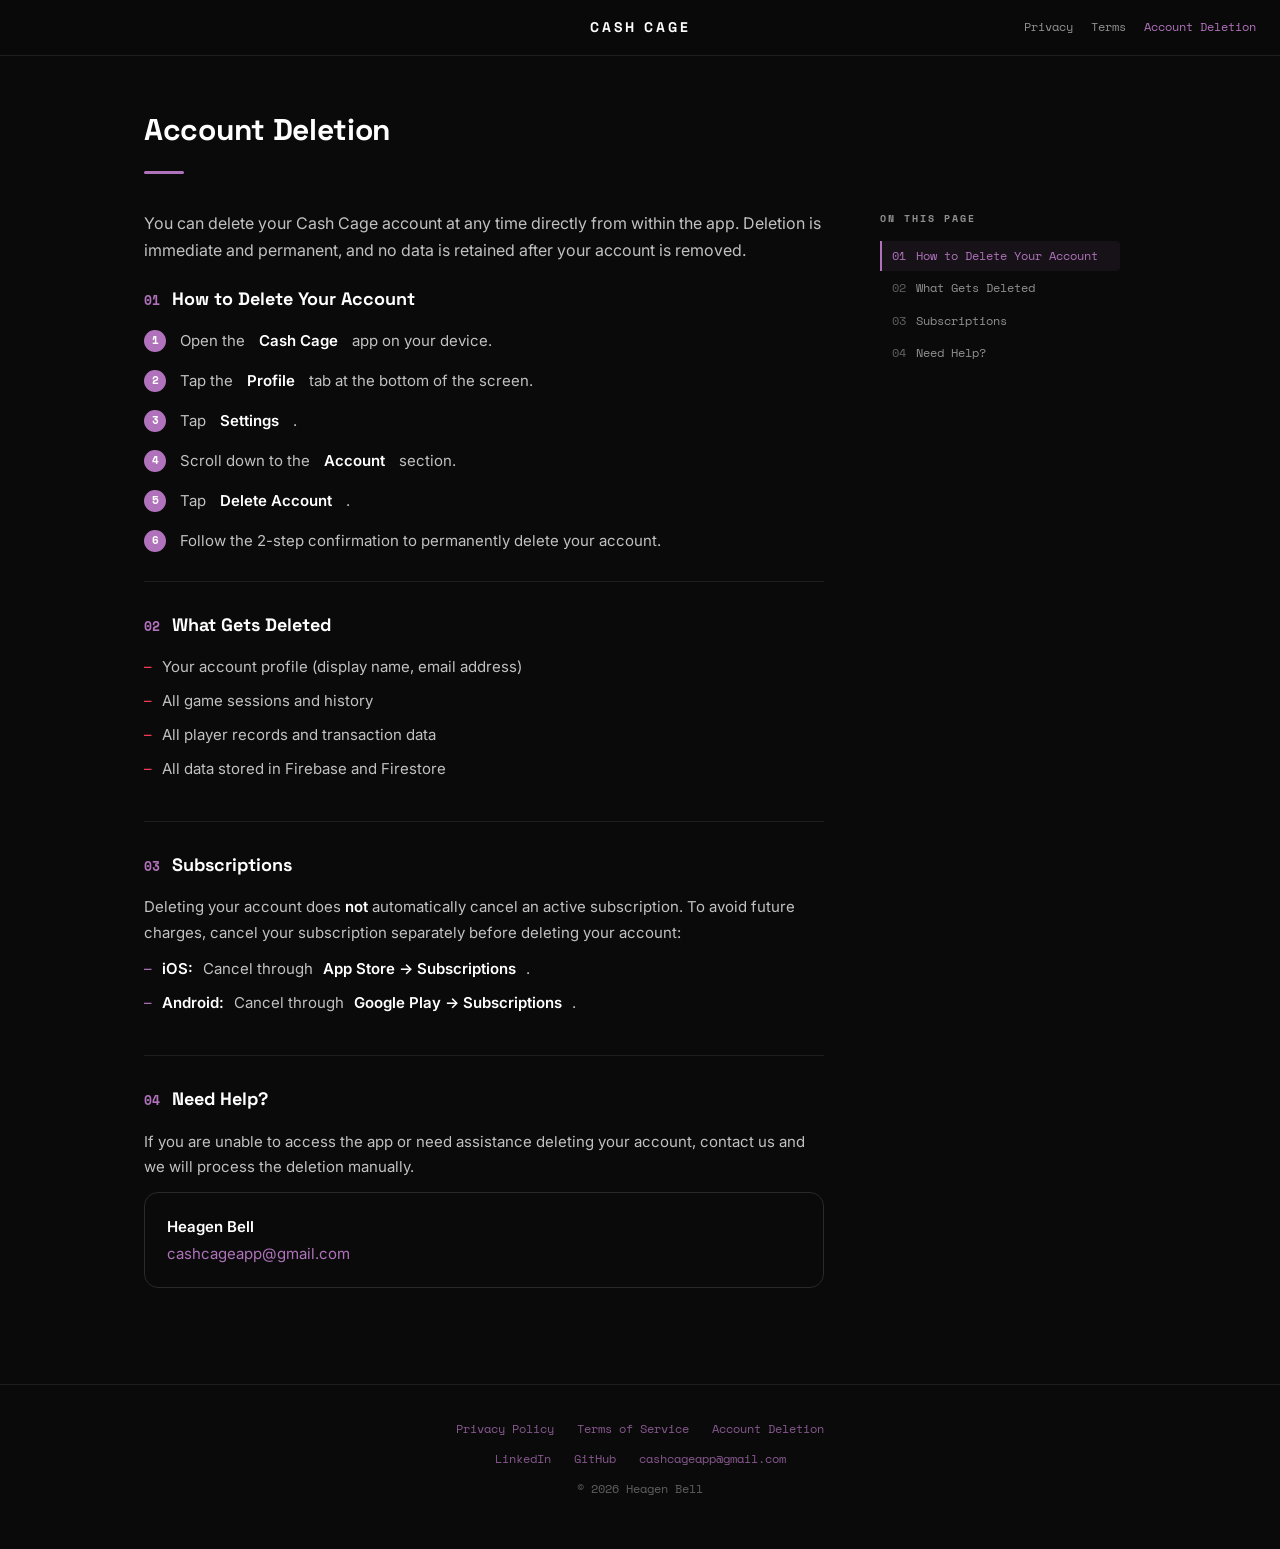
<file: account-deletion.html>
<!DOCTYPE html>
<html lang="en">
<head>
  <meta charset="UTF-8" />
  <meta name="viewport" content="width=device-width, initial-scale=1.0" />
  <title>Account Deletion — Cash Cage</title>
  <link rel="icon" type="image/png" href="assets/icon.png" />
  <link rel="apple-touch-icon" href="assets/icon.png" />
  <link rel="preconnect" href="https://fonts.googleapis.com" />
  <link rel="preconnect" href="https://fonts.gstatic.com" crossorigin />
  <link href="https://fonts.googleapis.com/css2?family=Inter:wght@400;500;600&family=Space+Grotesk:wght@500;600;700&family=Space+Mono:wght@400;700&display=swap" rel="stylesheet" />
  <link rel="stylesheet" href="legal.css" />
  <script src="legal.js" defer></script>
</head>
<body>
  <a class="skip-link" href="#main">Skip to content</a>

  <header class="topbar topbar--legal">
    <a class="wordmark" href="index.html">CASH CAGE</a>
    <nav aria-label="Site">
      <a href="privacy-policy.html">Privacy</a>
      <a href="terms-of-service.html">Terms</a>
      <a href="account-deletion.html" aria-current="page">Account Deletion</a>
    </nav>
  </header>

  <div class="shell">
    <div class="doc-header">
      <h1>Account Deletion</h1>
      <div class="divider"></div>
    </div>

    <div class="layout">
      <main id="main" class="doc">
        <details class="toc-mobile">
          <summary>On this page</summary>
          <ol>
            <li><a href="#how-to-delete"><span class="tnum">01</span> How to Delete Your Account</a></li>
            <li><a href="#what-gets-deleted"><span class="tnum">02</span> What Gets Deleted</a></li>
            <li><a href="#subscriptions"><span class="tnum">03</span> Subscriptions</a></li>
            <li><a href="#need-help"><span class="tnum">04</span> Need Help?</a></li>
          </ol>
        </details>

        <p class="intro">You can delete your Cash Cage account at any time directly from within the app. Deletion is immediate and permanent, and no data is retained after your account is removed.</p>

        <section class="section" id="how-to-delete">
          <h2><span class="num">01</span> How to Delete Your Account</h2>
          <ol class="steps">
            <li>Open the <strong>Cash Cage</strong> app on your device.</li>
            <li>Tap the <strong>Profile</strong> tab at the bottom of the screen.</li>
            <li>Tap <strong>Settings</strong>.</li>
            <li>Scroll down to the <strong>Account</strong> section.</li>
            <li>Tap <strong>Delete Account</strong>.</li>
            <li>Follow the 2-step confirmation to permanently delete your account.</li>
          </ol>
        </section>

        <section class="section danger-list" id="what-gets-deleted">
          <h2><span class="num">02</span> What Gets Deleted</h2>
          <ul>
            <li>Your account profile (display name, email address)</li>
            <li>All game sessions and history</li>
            <li>All player records and transaction data</li>
            <li>All data stored in Firebase and Firestore</li>
          </ul>
        </section>

        <section class="section" id="subscriptions">
          <h2><span class="num">03</span> Subscriptions</h2>
          <p>Deleting your account does <strong>not</strong> automatically cancel an active subscription. To avoid future charges, cancel your subscription separately before deleting your account:</p>
          <ul>
            <li><strong>iOS:</strong> Cancel through <strong>App Store &rarr; Subscriptions</strong>.</li>
            <li><strong>Android:</strong> Cancel through <strong>Google Play &rarr; Subscriptions</strong>.</li>
          </ul>
        </section>

        <section class="section" id="need-help">
          <h2><span class="num">04</span> Need Help?</h2>
          <p>If you are unable to access the app or need assistance deleting your account, contact us and we will process the deletion manually.</p>
          <div class="callout contact">
            <p><strong>Heagen Bell</strong><br />
            <a href="mailto:cashcageapp@gmail.com">cashcageapp@gmail.com</a></p>
          </div>
        </section>
      </main>

      <aside>
        <nav class="toc" aria-label="On this page">
          <div class="toc-label">On this page</div>
          <ol>
            <li><a href="#how-to-delete"><span class="tnum">01</span> How to Delete Your Account</a></li>
            <li><a href="#what-gets-deleted"><span class="tnum">02</span> What Gets Deleted</a></li>
            <li><a href="#subscriptions"><span class="tnum">03</span> Subscriptions</a></li>
            <li><a href="#need-help"><span class="tnum">04</span> Need Help?</a></li>
          </ol>
        </nav>
      </aside>
    </div>
  </div>

  <footer class="site-footer">
    <div class="row">
      <a href="privacy-policy.html">Privacy Policy</a>
      <a href="terms-of-service.html">Terms of Service</a>
      <a href="account-deletion.html">Account Deletion</a>
    </div>
    <div class="row">
      <a href="https://www.linkedin.com/in/heagenb/" target="_blank" rel="noopener">LinkedIn</a>
      <a href="https://github.com/heagenb03" target="_blank" rel="noopener">GitHub</a>
      <a href="mailto:cashcageapp@gmail.com">cashcageapp@gmail.com</a>
    </div>
    <div>&copy; 2026 Heagen Bell</div>
  </footer>
</body>
</html>
</file>
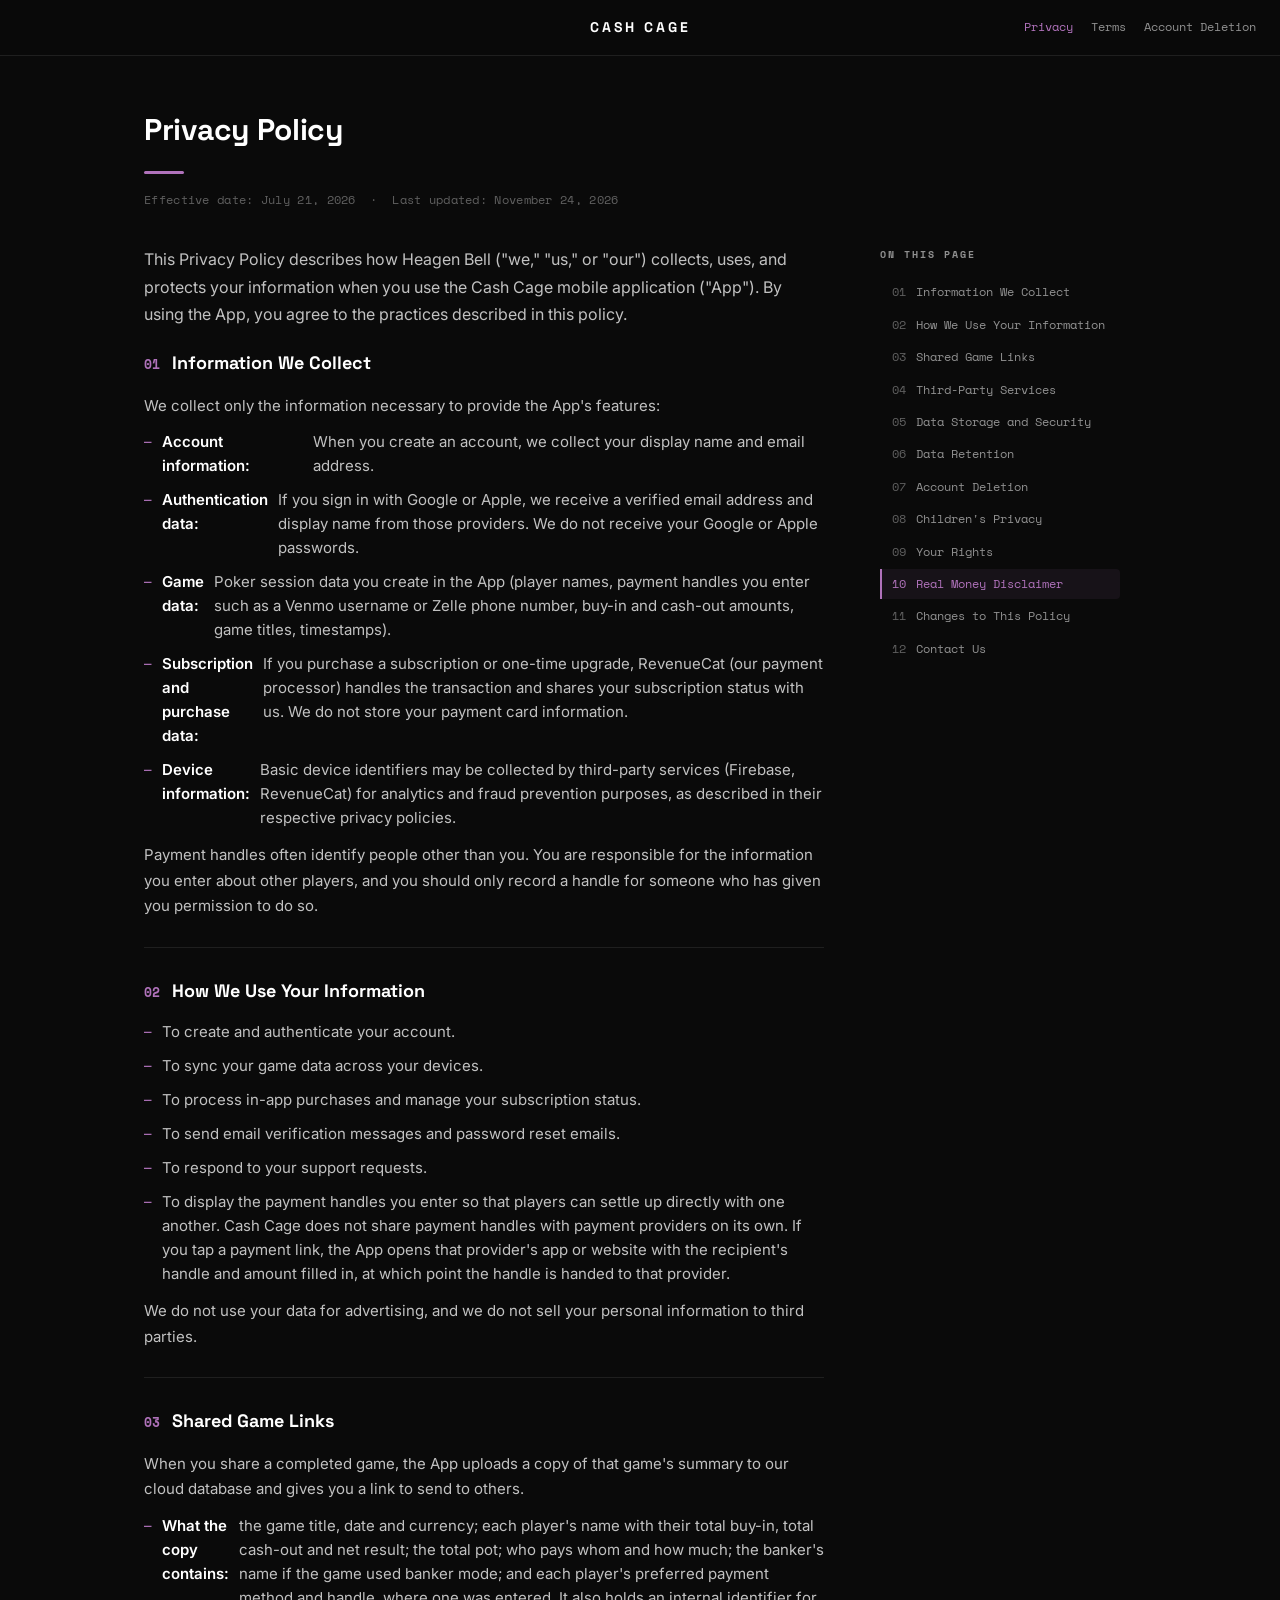
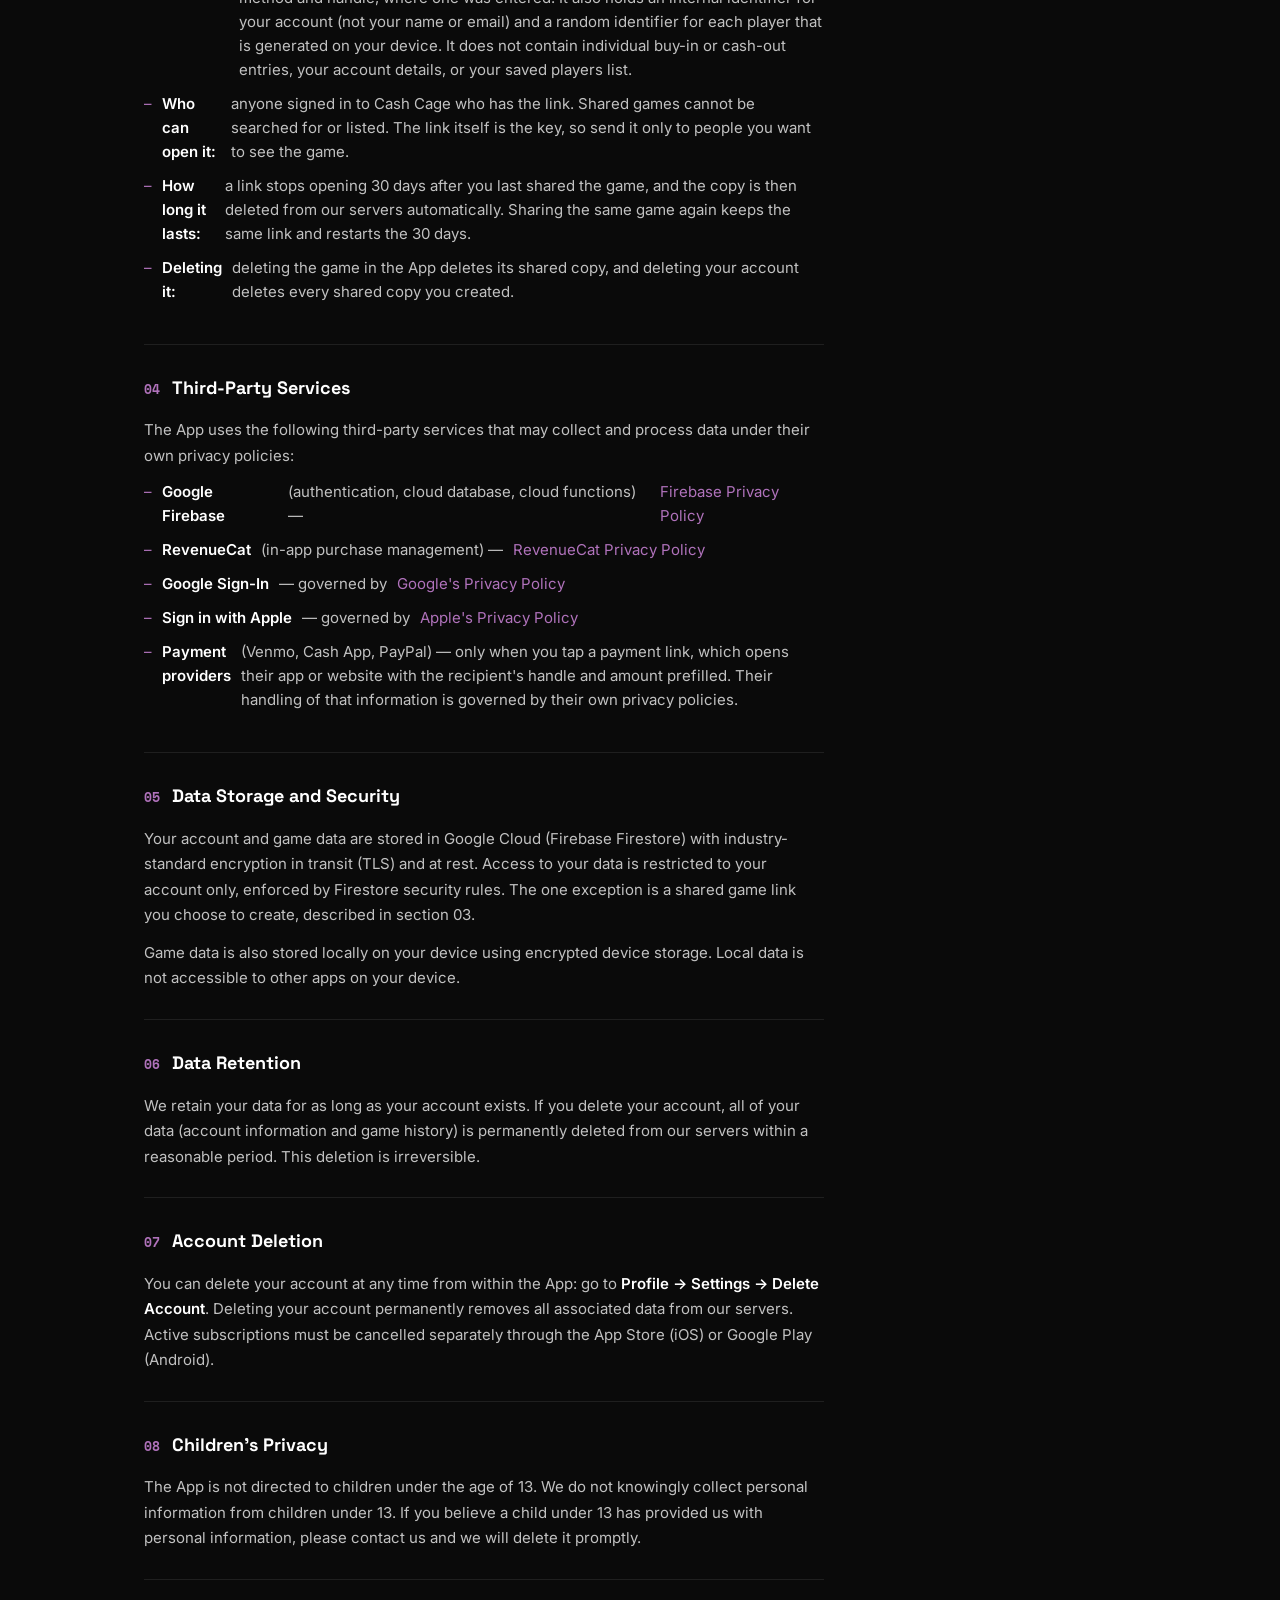
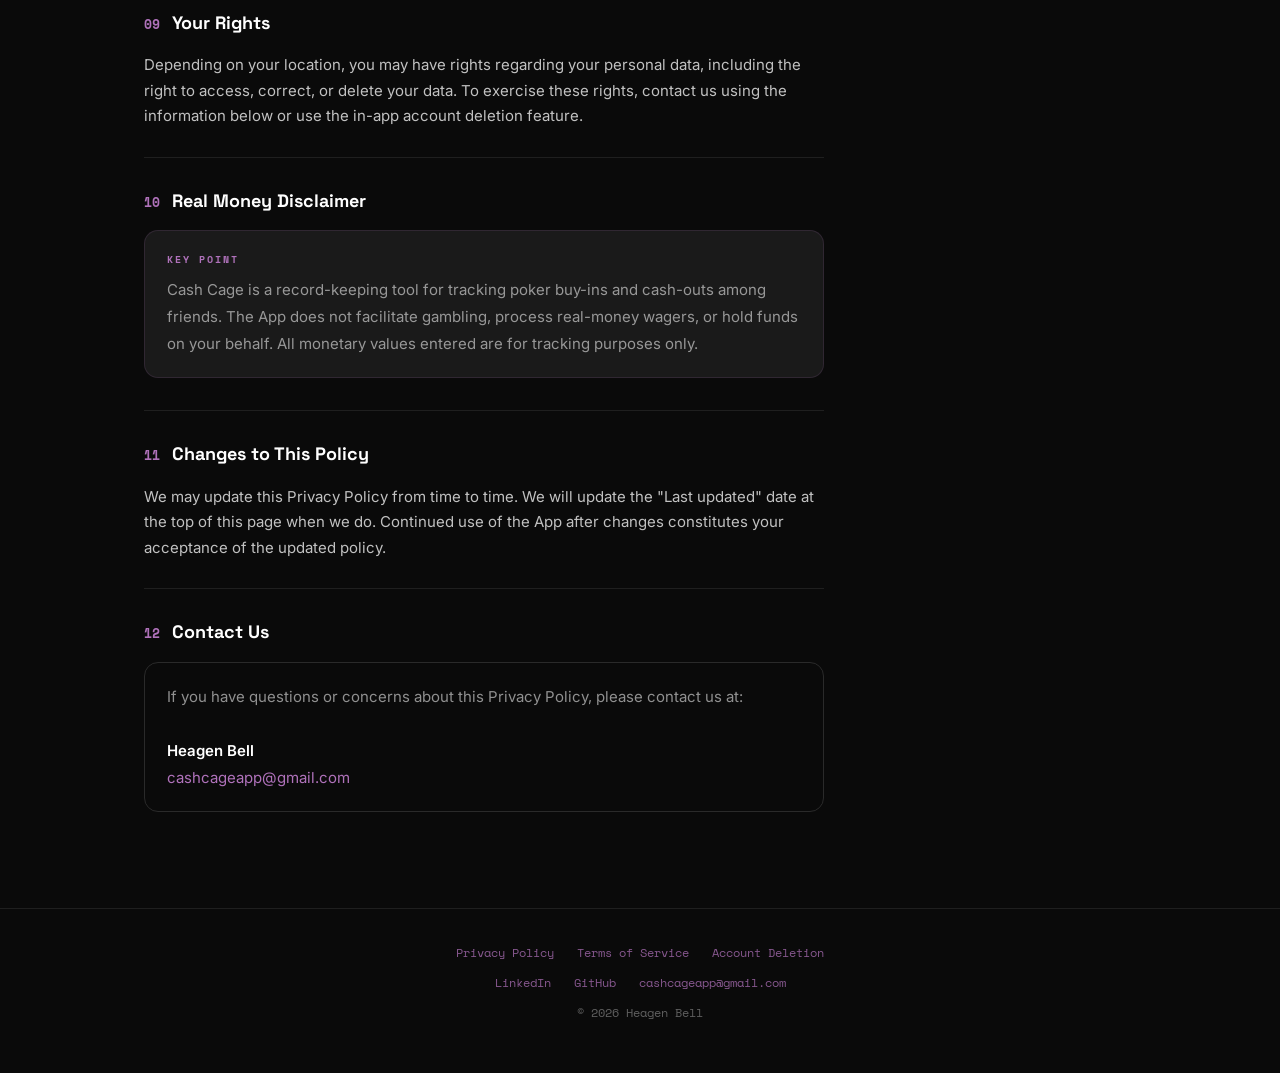
<file: privacy-policy.html>
<!DOCTYPE html>
<html lang="en">
<head>
  <meta charset="UTF-8" />
  <meta name="viewport" content="width=device-width, initial-scale=1.0" />
  <title>Privacy Policy — Cash Cage</title>
  <link rel="icon" type="image/png" href="assets/icon.png" />
  <link rel="apple-touch-icon" href="assets/icon.png" />
  <link rel="preconnect" href="https://fonts.googleapis.com" />
  <link rel="preconnect" href="https://fonts.gstatic.com" crossorigin />
  <link href="https://fonts.googleapis.com/css2?family=Inter:wght@400;500;600&family=Space+Grotesk:wght@500;600;700&family=Space+Mono:wght@400;700&display=swap" rel="stylesheet" />
  <link rel="stylesheet" href="legal.css" />
  <script src="legal.js" defer></script>
</head>
<body>
  <a class="skip-link" href="#main">Skip to content</a>

  <header class="topbar topbar--legal">
    <a class="wordmark" href="index.html">CASH CAGE</a>
    <nav aria-label="Site">
      <a href="privacy-policy.html" aria-current="page">Privacy</a>
      <a href="terms-of-service.html">Terms</a>
      <a href="account-deletion.html">Account Deletion</a>
    </nav>
  </header>

  <div class="shell">
    <div class="doc-header">
      <h1>Privacy Policy</h1>
      <div class="divider"></div>
      <div class="meta">Effective date: July 21, 2026 &nbsp;&middot;&nbsp; Last updated: November 24, 2026</div>
    </div>

    <div class="layout">
      <main id="main" class="doc">
        <details class="toc-mobile">
          <summary>On this page</summary>
          <ol>
            <li><a href="#information-we-collect"><span class="tnum">01</span> Information We Collect</a></li>
            <li><a href="#how-we-use"><span class="tnum">02</span> How We Use Your Information</a></li>
            <li><a href="#shared-links"><span class="tnum">03</span> Shared Game Links</a></li>
            <li><a href="#third-party-services"><span class="tnum">04</span> Third-Party Services</a></li>
            <li><a href="#data-storage"><span class="tnum">05</span> Data Storage and Security</a></li>
            <li><a href="#data-retention"><span class="tnum">06</span> Data Retention</a></li>
            <li><a href="#account-deletion"><span class="tnum">07</span> Account Deletion</a></li>
            <li><a href="#childrens-privacy"><span class="tnum">08</span> Children's Privacy</a></li>
            <li><a href="#your-rights"><span class="tnum">09</span> Your Rights</a></li>
            <li><a href="#real-money"><span class="tnum">10</span> Real Money Disclaimer</a></li>
            <li><a href="#changes"><span class="tnum">11</span> Changes to This Policy</a></li>
            <li><a href="#contact"><span class="tnum">12</span> Contact Us</a></li>
          </ol>
        </details>

        <p class="intro">This Privacy Policy describes how Heagen Bell ("we," "us," or "our") collects, uses, and protects your information when you use the Cash Cage mobile application ("App"). By using the App, you agree to the practices described in this policy.</p>

        <section class="section" id="information-we-collect">
          <h2><span class="num">01</span> Information We Collect</h2>
          <p>We collect only the information necessary to provide the App's features:</p>
          <ul>
            <li><strong>Account information:</strong> When you create an account, we collect your display name and email address.</li>
            <li><strong>Authentication data:</strong> If you sign in with Google or Apple, we receive a verified email address and display name from those providers. We do not receive your Google or Apple passwords.</li>
            <li><strong>Game data:</strong> Poker session data you create in the App (player names, payment handles you enter such as a Venmo username or Zelle phone number, buy-in and cash-out amounts, game titles, timestamps).</li>
            <li><strong>Subscription and purchase data:</strong> If you purchase a subscription or one-time upgrade, RevenueCat (our payment processor) handles the transaction and shares your subscription status with us. We do not store your payment card information.</li>
            <li><strong>Device information:</strong> Basic device identifiers may be collected by third-party services (Firebase, RevenueCat) for analytics and fraud prevention purposes, as described in their respective privacy policies.</li>
          </ul>
          <p>Payment handles often identify people other than you. You are responsible for the information you enter about other players, and you should only record a handle for someone who has given you permission to do so.</p>
        </section>

        <section class="section" id="how-we-use">
          <h2><span class="num">02</span> How We Use Your Information</h2>
          <ul>
            <li>To create and authenticate your account.</li>
            <li>To sync your game data across your devices.</li>
            <li>To process in-app purchases and manage your subscription status.</li>
            <li>To send email verification messages and password reset emails.</li>
            <li>To respond to your support requests.</li>
            <li>To display the payment handles you enter so that players can settle up directly with one another. Cash Cage does not share payment handles with payment providers on its own. If you tap a payment link, the App opens that provider's app or website with the recipient's handle and amount filled in, at which point the handle is handed to that provider.</li>
          </ul>
          <p>We do not use your data for advertising, and we do not sell your personal information to third parties.</p>
        </section>

        <section class="section" id="shared-links">
          <h2><span class="num">03</span> Shared Game Links</h2>
          <p>When you share a completed game, the App uploads a copy of that game's summary to our cloud database and gives you a link to send to others.</p>
          <ul>
            <li><strong>What the copy contains:</strong> the game title, date and currency; each player's name with their total buy-in, total cash-out and net result; the total pot; who pays whom and how much; the banker's name if the game used banker mode; and each player's preferred payment method and handle, where one was entered. It also holds an internal identifier for your account (not your name or email) and a random identifier for each player that is generated on your device. It does not contain individual buy-in or cash-out entries, your account details, or your saved players list.</li>
            <li><strong>Who can open it:</strong> anyone signed in to Cash Cage who has the link. Shared games cannot be searched for or listed. The link itself is the key, so send it only to people you want to see the game.</li>
            <li><strong>How long it lasts:</strong> a link stops opening 30 days after you last shared the game, and the copy is then deleted from our servers automatically. Sharing the same game again keeps the same link and restarts the 30 days.</li>
            <li><strong>Deleting it:</strong> deleting the game in the App deletes its shared copy, and deleting your account deletes every shared copy you created.</li>
          </ul>
        </section>

        <section class="section" id="third-party-services">
          <h2><span class="num">04</span> Third-Party Services</h2>
          <p>The App uses the following third-party services that may collect and process data under their own privacy policies:</p>
          <ul>
            <li><strong>Google Firebase</strong> (authentication, cloud database, cloud functions) — <a href="https://firebase.google.com/support/privacy" target="_blank">Firebase Privacy Policy</a></li>
            <li><strong>RevenueCat</strong> (in-app purchase management) — <a href="https://www.revenuecat.com/privacy" target="_blank">RevenueCat Privacy Policy</a></li>
            <li><strong>Google Sign-In</strong> — governed by <a href="https://policies.google.com/privacy" target="_blank">Google's Privacy Policy</a></li>
            <li><strong>Sign in with Apple</strong> — governed by <a href="https://www.apple.com/legal/privacy/" target="_blank">Apple's Privacy Policy</a></li>
            <li><strong>Payment providers</strong> (Venmo, Cash App, PayPal) — only when you tap a payment link, which opens their app or website with the recipient's handle and amount prefilled. Their handling of that information is governed by their own privacy policies.</li>
          </ul>
        </section>

        <section class="section" id="data-storage">
          <h2><span class="num">05</span> Data Storage and Security</h2>
          <p>Your account and game data are stored in Google Cloud (Firebase Firestore) with industry-standard encryption in transit (TLS) and at rest. Access to your data is restricted to your account only, enforced by Firestore security rules. The one exception is a shared game link you choose to create, described in section 03.</p>
          <p>Game data is also stored locally on your device using encrypted device storage. Local data is not accessible to other apps on your device.</p>
        </section>

        <section class="section" id="data-retention">
          <h2><span class="num">06</span> Data Retention</h2>
          <p>We retain your data for as long as your account exists. If you delete your account, all of your data (account information and game history) is permanently deleted from our servers within a reasonable period. This deletion is irreversible.</p>
        </section>

        <section class="section" id="account-deletion">
          <h2><span class="num">07</span> Account Deletion</h2>
          <p>You can delete your account at any time from within the App: go to <strong>Profile &#x2192; Settings &#x2192; Delete Account</strong>. Deleting your account permanently removes all associated data from our servers. Active subscriptions must be cancelled separately through the App Store (iOS) or Google Play (Android).</p>
        </section>

        <section class="section" id="childrens-privacy">
          <h2><span class="num">08</span> Children's Privacy</h2>
          <p>The App is not directed to children under the age of 13. We do not knowingly collect personal information from children under 13. If you believe a child under 13 has provided us with personal information, please contact us and we will delete it promptly.</p>
        </section>

        <section class="section" id="your-rights">
          <h2><span class="num">09</span> Your Rights</h2>
          <p>Depending on your location, you may have rights regarding your personal data, including the right to access, correct, or delete your data. To exercise these rights, contact us using the information below or use the in-app account deletion feature.</p>
        </section>

        <section class="section" id="real-money">
          <h2><span class="num">10</span> Real Money Disclaimer</h2>
          <div class="callout">
            <div class="callout-label">Key point</div>
            <p>Cash Cage is a record-keeping tool for tracking poker buy-ins and cash-outs among friends. The App does not facilitate gambling, process real-money wagers, or hold funds on your behalf. All monetary values entered are for tracking purposes only.</p>
          </div>
        </section>

        <section class="section" id="changes">
          <h2><span class="num">11</span> Changes to This Policy</h2>
          <p>We may update this Privacy Policy from time to time. We will update the "Last updated" date at the top of this page when we do. Continued use of the App after changes constitutes your acceptance of the updated policy.</p>
        </section>

        <section class="section" id="contact">
          <h2><span class="num">12</span> Contact Us</h2>
          <div class="callout contact">
            <p>If you have questions or concerns about this Privacy Policy, please contact us at:<br /><br />
            <strong>Heagen Bell</strong><br />
            <a href="mailto:cashcageapp@gmail.com">cashcageapp@gmail.com</a></p>
          </div>
        </section>
      </main>

      <aside>
        <nav class="toc" aria-label="On this page">
          <div class="toc-label">On this page</div>
          <ol>
            <li><a href="#information-we-collect"><span class="tnum">01</span> Information We Collect</a></li>
            <li><a href="#how-we-use"><span class="tnum">02</span> How We Use Your Information</a></li>
            <li><a href="#shared-links"><span class="tnum">03</span> Shared Game Links</a></li>
            <li><a href="#third-party-services"><span class="tnum">04</span> Third-Party Services</a></li>
            <li><a href="#data-storage"><span class="tnum">05</span> Data Storage and Security</a></li>
            <li><a href="#data-retention"><span class="tnum">06</span> Data Retention</a></li>
            <li><a href="#account-deletion"><span class="tnum">07</span> Account Deletion</a></li>
            <li><a href="#childrens-privacy"><span class="tnum">08</span> Children's Privacy</a></li>
            <li><a href="#your-rights"><span class="tnum">09</span> Your Rights</a></li>
            <li><a href="#real-money"><span class="tnum">10</span> Real Money Disclaimer</a></li>
            <li><a href="#changes"><span class="tnum">11</span> Changes to This Policy</a></li>
            <li><a href="#contact"><span class="tnum">12</span> Contact Us</a></li>
          </ol>
        </nav>
      </aside>
    </div>
  </div>

  <footer class="site-footer">
    <div class="row">
      <a href="privacy-policy.html">Privacy Policy</a>
      <a href="terms-of-service.html">Terms of Service</a>
      <a href="account-deletion.html">Account Deletion</a>
    </div>
    <div class="row">
      <a href="https://www.linkedin.com/in/heagenb/" target="_blank" rel="noopener">LinkedIn</a>
      <a href="https://github.com/heagenb03" target="_blank" rel="noopener">GitHub</a>
      <a href="mailto:cashcageapp@gmail.com">cashcageapp@gmail.com</a>
    </div>
    <div>&copy; 2026 Heagen Bell</div>
  </footer>
</body>
</html>
</file>
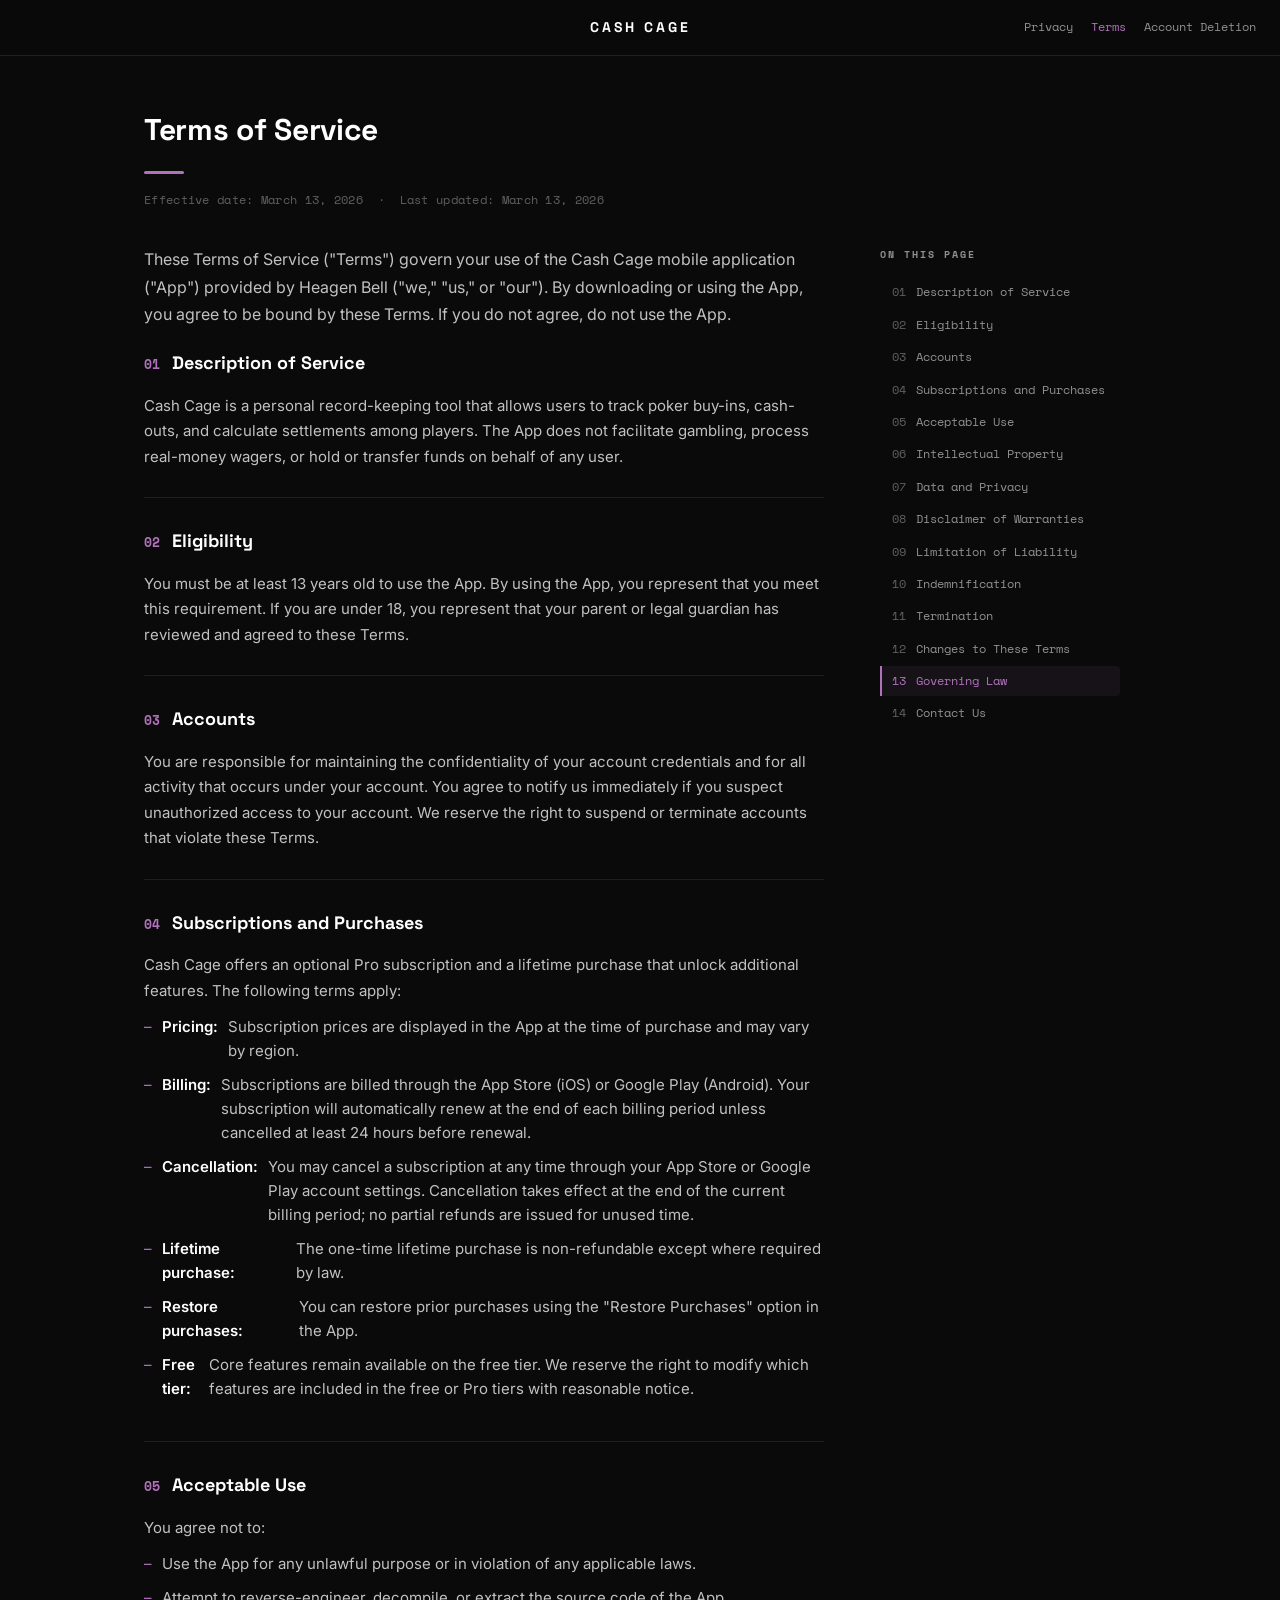
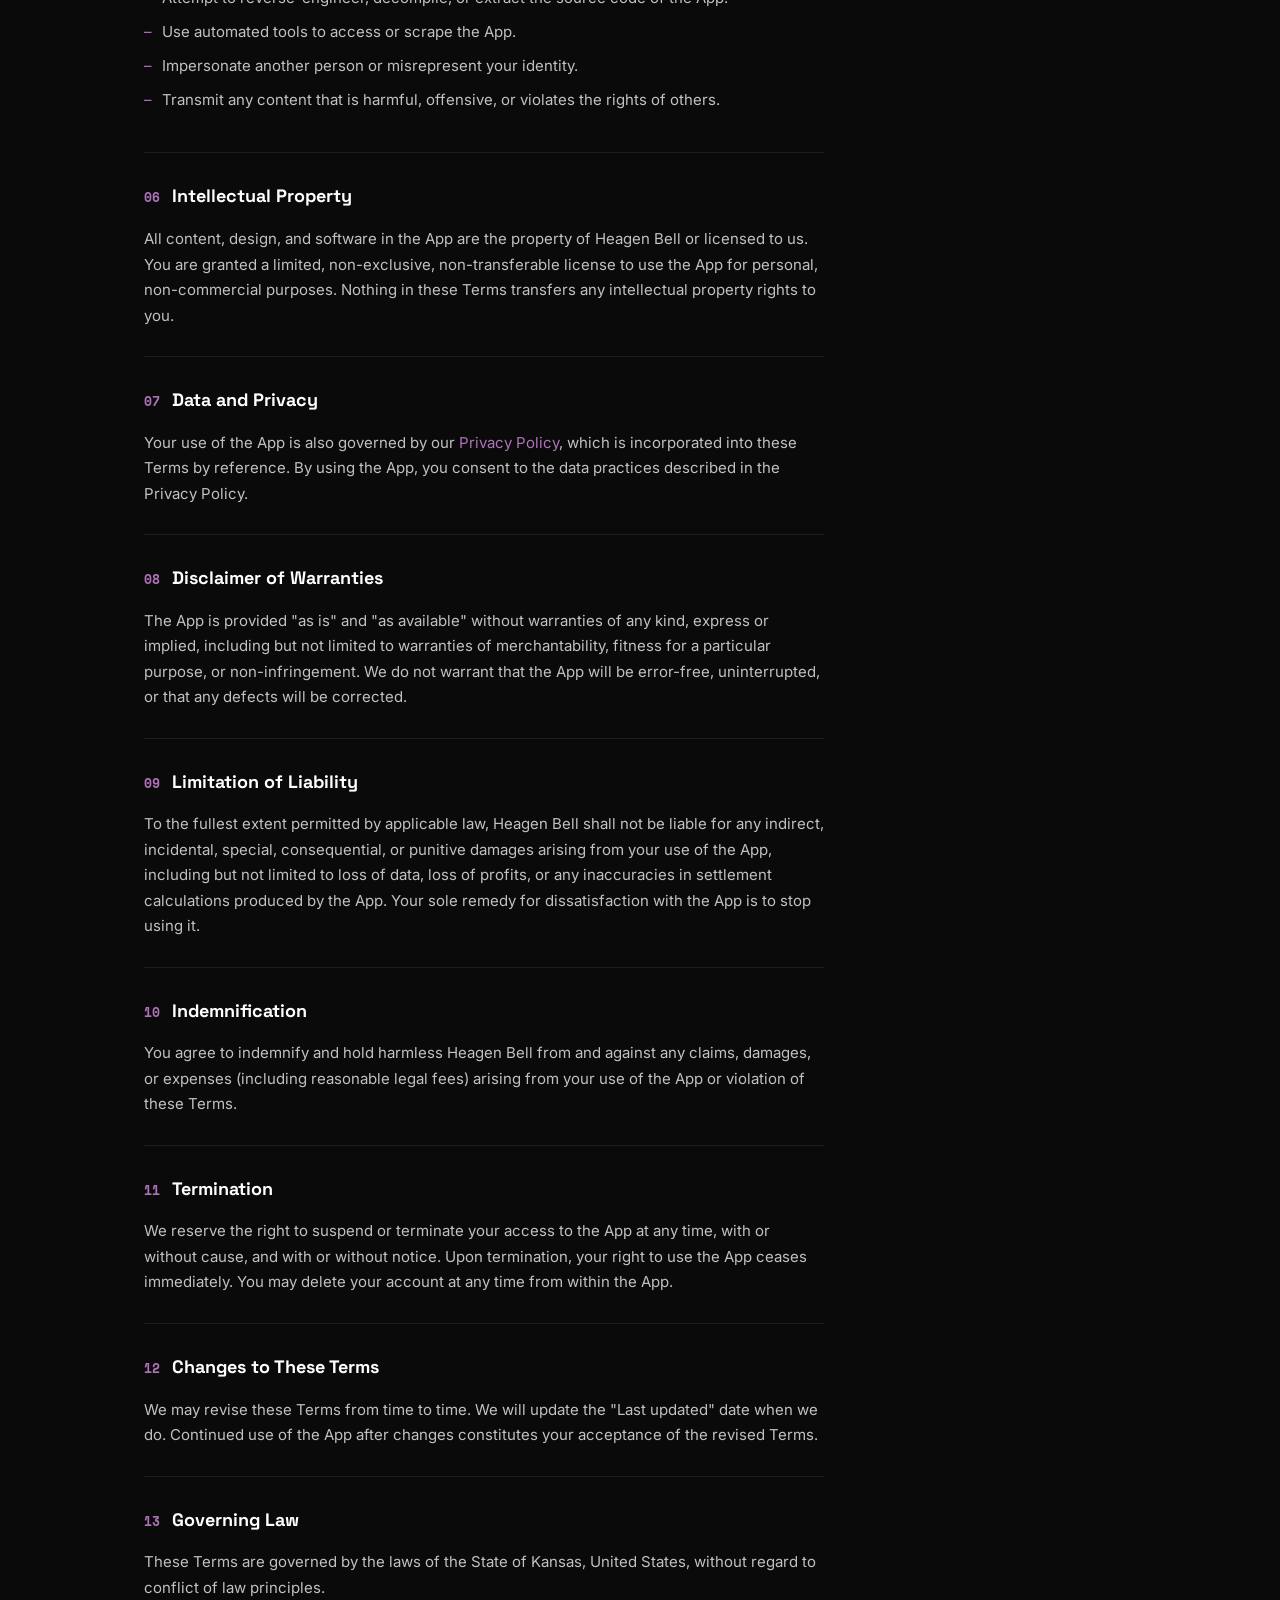
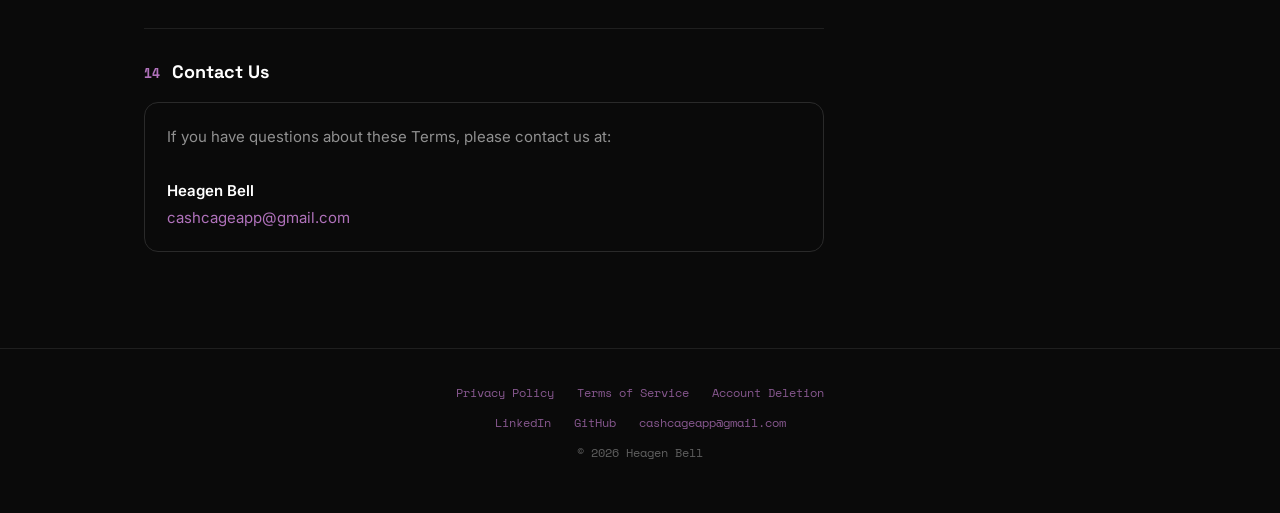
<file: terms-of-service.html>
<!DOCTYPE html>
<html lang="en">
<head>
  <meta charset="UTF-8" />
  <meta name="viewport" content="width=device-width, initial-scale=1.0" />
  <title>Terms of Service — Cash Cage</title>
  <link rel="icon" type="image/png" href="assets/icon.png" />
  <link rel="apple-touch-icon" href="assets/icon.png" />
  <link rel="preconnect" href="https://fonts.googleapis.com" />
  <link rel="preconnect" href="https://fonts.gstatic.com" crossorigin />
  <link href="https://fonts.googleapis.com/css2?family=Inter:wght@400;500;600&family=Space+Grotesk:wght@500;600;700&family=Space+Mono:wght@400;700&display=swap" rel="stylesheet" />
  <link rel="stylesheet" href="legal.css" />
  <script src="legal.js" defer></script>
</head>
<body>
  <a class="skip-link" href="#main">Skip to content</a>

  <header class="topbar topbar--legal">
    <a class="wordmark" href="index.html">CASH CAGE</a>
    <nav aria-label="Site">
      <a href="privacy-policy.html">Privacy</a>
      <a href="terms-of-service.html" aria-current="page">Terms</a>
      <a href="account-deletion.html">Account Deletion</a>
    </nav>
  </header>

  <div class="shell">
    <div class="doc-header">
      <h1>Terms of Service</h1>
      <div class="divider"></div>
      <div class="meta">Effective date: March 13, 2026 &nbsp;&middot;&nbsp; Last updated: March 13, 2026</div>
    </div>

    <div class="layout">
      <main id="main" class="doc">
        <details class="toc-mobile">
          <summary>On this page</summary>
          <ol>
            <li><a href="#description"><span class="tnum">01</span> Description of Service</a></li>
            <li><a href="#eligibility"><span class="tnum">02</span> Eligibility</a></li>
            <li><a href="#accounts"><span class="tnum">03</span> Accounts</a></li>
            <li><a href="#subscriptions"><span class="tnum">04</span> Subscriptions and Purchases</a></li>
            <li><a href="#acceptable-use"><span class="tnum">05</span> Acceptable Use</a></li>
            <li><a href="#intellectual-property"><span class="tnum">06</span> Intellectual Property</a></li>
            <li><a href="#data-and-privacy"><span class="tnum">07</span> Data and Privacy</a></li>
            <li><a href="#warranties"><span class="tnum">08</span> Disclaimer of Warranties</a></li>
            <li><a href="#liability"><span class="tnum">09</span> Limitation of Liability</a></li>
            <li><a href="#indemnification"><span class="tnum">10</span> Indemnification</a></li>
            <li><a href="#termination"><span class="tnum">11</span> Termination</a></li>
            <li><a href="#changes"><span class="tnum">12</span> Changes to These Terms</a></li>
            <li><a href="#governing-law"><span class="tnum">13</span> Governing Law</a></li>
            <li><a href="#contact"><span class="tnum">14</span> Contact Us</a></li>
          </ol>
        </details>

        <p class="intro">These Terms of Service ("Terms") govern your use of the Cash Cage mobile application ("App") provided by Heagen Bell ("we," "us," or "our"). By downloading or using the App, you agree to be bound by these Terms. If you do not agree, do not use the App.</p>

        <section class="section" id="description">
          <h2><span class="num">01</span> Description of Service</h2>
          <p>Cash Cage is a personal record-keeping tool that allows users to track poker buy-ins, cash-outs, and calculate settlements among players. The App does not facilitate gambling, process real-money wagers, or hold or transfer funds on behalf of any user.</p>
        </section>

        <section class="section" id="eligibility">
          <h2><span class="num">02</span> Eligibility</h2>
          <p>You must be at least 13 years old to use the App. By using the App, you represent that you meet this requirement. If you are under 18, you represent that your parent or legal guardian has reviewed and agreed to these Terms.</p>
        </section>

        <section class="section" id="accounts">
          <h2><span class="num">03</span> Accounts</h2>
          <p>You are responsible for maintaining the confidentiality of your account credentials and for all activity that occurs under your account. You agree to notify us immediately if you suspect unauthorized access to your account. We reserve the right to suspend or terminate accounts that violate these Terms.</p>
        </section>

        <section class="section" id="subscriptions">
          <h2><span class="num">04</span> Subscriptions and Purchases</h2>
          <p>Cash Cage offers an optional Pro subscription and a lifetime purchase that unlock additional features. The following terms apply:</p>
          <ul>
            <li><strong>Pricing:</strong> Subscription prices are displayed in the App at the time of purchase and may vary by region.</li>
            <li><strong>Billing:</strong> Subscriptions are billed through the App Store (iOS) or Google Play (Android). Your subscription will automatically renew at the end of each billing period unless cancelled at least 24 hours before renewal.</li>
            <li><strong>Cancellation:</strong> You may cancel a subscription at any time through your App Store or Google Play account settings. Cancellation takes effect at the end of the current billing period; no partial refunds are issued for unused time.</li>
            <li><strong>Lifetime purchase:</strong> The one-time lifetime purchase is non-refundable except where required by law.</li>
            <li><strong>Restore purchases:</strong> You can restore prior purchases using the "Restore Purchases" option in the App.</li>
            <li><strong>Free tier:</strong> Core features remain available on the free tier. We reserve the right to modify which features are included in the free or Pro tiers with reasonable notice.</li>
          </ul>
        </section>

        <section class="section" id="acceptable-use">
          <h2><span class="num">05</span> Acceptable Use</h2>
          <p>You agree not to:</p>
          <ul>
            <li>Use the App for any unlawful purpose or in violation of any applicable laws.</li>
            <li>Attempt to reverse-engineer, decompile, or extract the source code of the App.</li>
            <li>Use automated tools to access or scrape the App.</li>
            <li>Impersonate another person or misrepresent your identity.</li>
            <li>Transmit any content that is harmful, offensive, or violates the rights of others.</li>
          </ul>
        </section>

        <section class="section" id="intellectual-property">
          <h2><span class="num">06</span> Intellectual Property</h2>
          <p>All content, design, and software in the App are the property of Heagen Bell or licensed to us. You are granted a limited, non-exclusive, non-transferable license to use the App for personal, non-commercial purposes. Nothing in these Terms transfers any intellectual property rights to you.</p>
        </section>

        <section class="section" id="data-and-privacy">
          <h2><span class="num">07</span> Data and Privacy</h2>
          <p>Your use of the App is also governed by our <a href="privacy-policy.html">Privacy Policy</a>, which is incorporated into these Terms by reference. By using the App, you consent to the data practices described in the Privacy Policy.</p>
        </section>

        <section class="section" id="warranties">
          <h2><span class="num">08</span> Disclaimer of Warranties</h2>
          <p>The App is provided "as is" and "as available" without warranties of any kind, express or implied, including but not limited to warranties of merchantability, fitness for a particular purpose, or non-infringement. We do not warrant that the App will be error-free, uninterrupted, or that any defects will be corrected.</p>
        </section>

        <section class="section" id="liability">
          <h2><span class="num">09</span> Limitation of Liability</h2>
          <p>To the fullest extent permitted by applicable law, Heagen Bell shall not be liable for any indirect, incidental, special, consequential, or punitive damages arising from your use of the App, including but not limited to loss of data, loss of profits, or any inaccuracies in settlement calculations produced by the App. Your sole remedy for dissatisfaction with the App is to stop using it.</p>
        </section>

        <section class="section" id="indemnification">
          <h2><span class="num">10</span> Indemnification</h2>
          <p>You agree to indemnify and hold harmless Heagen Bell from and against any claims, damages, or expenses (including reasonable legal fees) arising from your use of the App or violation of these Terms.</p>
        </section>

        <section class="section" id="termination">
          <h2><span class="num">11</span> Termination</h2>
          <p>We reserve the right to suspend or terminate your access to the App at any time, with or without cause, and with or without notice. Upon termination, your right to use the App ceases immediately. You may delete your account at any time from within the App.</p>
        </section>

        <section class="section" id="changes">
          <h2><span class="num">12</span> Changes to These Terms</h2>
          <p>We may revise these Terms from time to time. We will update the "Last updated" date when we do. Continued use of the App after changes constitutes your acceptance of the revised Terms.</p>
        </section>

        <section class="section" id="governing-law">
          <h2><span class="num">13</span> Governing Law</h2>
          <p>These Terms are governed by the laws of the State of Kansas, United States, without regard to conflict of law principles.</p>
        </section>

        <section class="section" id="contact">
          <h2><span class="num">14</span> Contact Us</h2>
          <div class="callout contact">
            <p>If you have questions about these Terms, please contact us at:<br /><br />
            <strong>Heagen Bell</strong><br />
            <a href="mailto:cashcageapp@gmail.com">cashcageapp@gmail.com</a></p>
          </div>
        </section>
      </main>

      <aside>
        <nav class="toc" aria-label="On this page">
          <div class="toc-label">On this page</div>
          <ol>
            <li><a href="#description"><span class="tnum">01</span> Description of Service</a></li>
            <li><a href="#eligibility"><span class="tnum">02</span> Eligibility</a></li>
            <li><a href="#accounts"><span class="tnum">03</span> Accounts</a></li>
            <li><a href="#subscriptions"><span class="tnum">04</span> Subscriptions and Purchases</a></li>
            <li><a href="#acceptable-use"><span class="tnum">05</span> Acceptable Use</a></li>
            <li><a href="#intellectual-property"><span class="tnum">06</span> Intellectual Property</a></li>
            <li><a href="#data-and-privacy"><span class="tnum">07</span> Data and Privacy</a></li>
            <li><a href="#warranties"><span class="tnum">08</span> Disclaimer of Warranties</a></li>
            <li><a href="#liability"><span class="tnum">09</span> Limitation of Liability</a></li>
            <li><a href="#indemnification"><span class="tnum">10</span> Indemnification</a></li>
            <li><a href="#termination"><span class="tnum">11</span> Termination</a></li>
            <li><a href="#changes"><span class="tnum">12</span> Changes to These Terms</a></li>
            <li><a href="#governing-law"><span class="tnum">13</span> Governing Law</a></li>
            <li><a href="#contact"><span class="tnum">14</span> Contact Us</a></li>
          </ol>
        </nav>
      </aside>
    </div>
  </div>

  <footer class="site-footer">
    <div class="row">
      <a href="privacy-policy.html">Privacy Policy</a>
      <a href="terms-of-service.html">Terms of Service</a>
      <a href="account-deletion.html">Account Deletion</a>
    </div>
    <div class="row">
      <a href="https://www.linkedin.com/in/heagenb/" target="_blank" rel="noopener">LinkedIn</a>
      <a href="https://github.com/heagenb03" target="_blank" rel="noopener">GitHub</a>
      <a href="mailto:cashcageapp@gmail.com">cashcageapp@gmail.com</a>
    </div>
    <div>&copy; 2026 Heagen Bell</div>
  </footer>
</body>
</html>
</file>
<file: legal.css>
/* ===== Cash Cage — shared legal styles ===== */
*, *::before, *::after { box-sizing: border-box; margin: 0; padding: 0; }

:root {
  --bg: #0A0A0A;
  --surface: #1A1A1A;
  --text: #FFFFFF;
  --body: rgba(255, 255, 255, 0.75);
  --muted: rgba(255, 255, 255, 0.55);
  --faint: rgba(255, 255, 255, 0.35);
  --accent: #B072BB;
  --accent-soft: rgba(176, 114, 187, 0.15);
  --accent-glow: rgba(176, 114, 187, 0.65);
  --brass: #C9A86A;
  --up: #00D66F;
  --down: #FF3B5C;
  --hairline: #1F1F1F;
  --danger: #FF3B5C;
  --sans: "Inter", -apple-system, BlinkMacSystemFont, "Segoe UI", Helvetica, Arial, sans-serif;
  --mono: "Space Mono", ui-monospace, SFMono-Regular, "SF Mono", Menlo, Consolas, monospace;
  --display: "Space Grotesk", "Inter", -apple-system, BlinkMacSystemFont, "Segoe UI", sans-serif;
  --measure: 680px;
}

html { scroll-behavior: smooth; scroll-padding-top: 80px; }
@media (prefers-reduced-motion: reduce) { html { scroll-behavior: auto; } }

body {
  font-family: var(--sans);
  background: var(--bg);
  color: var(--body);
  line-height: 1.7;
  -webkit-font-smoothing: antialiased;
}

.skip-link {
  position: absolute; left: -9999px; top: 0; z-index: 100;
  background: var(--accent); color: #0A0A0A; font-weight: 700;
  padding: 10px 16px; border-radius: 0 0 8px 0; text-decoration: none;
}
.skip-link:focus { left: 0; }

a { color: var(--accent); text-decoration: none; }
a:focus-visible, summary:focus-visible {
  outline: 2px solid var(--accent); outline-offset: 3px; border-radius: 4px;
}
strong { color: var(--text); font-weight: 600; }

/* ===== sticky top bar ===== */
.topbar {
  position: sticky; top: 0; z-index: 50;
  display: flex; align-items: center; justify-content: space-between;
  height: 56px; padding: 0 24px;
  background: rgba(10, 10, 10, 0.72);
  backdrop-filter: saturate(140%) blur(12px);
  -webkit-backdrop-filter: saturate(140%) blur(12px);
  border-bottom: 1px solid var(--hairline);
}
.topbar .wordmark {
  display: inline-flex; align-items: center; gap: 8px;
  font-family: var(--display);
  font-size: 14px; font-weight: 700; letter-spacing: 3px; color: var(--text);
}
.topbar .wordmark:hover { color: var(--accent); }
.topbar nav { display: flex; gap: 18px; font-family: var(--mono); font-size: 12px; }
.topbar nav a { color: var(--muted); }
.topbar nav a:hover, .topbar nav a[aria-current="page"] { color: var(--accent); }

/* legal pages: centered wordmark, nav kept top-right */
.topbar--legal { display: grid; grid-template-columns: 1fr auto 1fr; }
.topbar--legal .wordmark { grid-column: 2; justify-self: center; }
.topbar--legal nav { grid-column: 3; justify-self: end; }
@media (max-width: 600px) {
  .topbar--legal { display: flex; justify-content: space-between; }
}

/* ===== shell + layout ===== */
.shell { max-width: 1040px; margin: 0 auto; padding: 48px 24px 0; }
.layout {
  display: grid; grid-template-columns: minmax(0, var(--measure)) 240px;
  gap: 56px; align-items: start;
}

.doc-header { margin-bottom: 36px; }
.eyebrow {
  font-family: var(--mono); font-size: 11px; font-weight: 700; letter-spacing: 3px;
  text-transform: uppercase; color: var(--accent); margin-bottom: 12px;
}
.doc-header h1 {
  font-family: var(--display);
  font-size: 30px; font-weight: 700; color: var(--text);
  letter-spacing: -0.3px; margin-bottom: 16px;
}
.divider {
  width: 40px; height: 3px; background: var(--accent); border-radius: 2px;
  margin-bottom: 16px;
}
.meta { font-family: var(--mono); font-size: 12px; color: var(--faint); letter-spacing: 0.3px; font-variant-numeric: tabular-nums; }

/* ===== article + sections ===== */
.doc { min-width: 0; }
.intro { font-size: 16px; color: var(--body); margin-bottom: 8px; }
.section { padding: 28px 0; border-top: 1px solid var(--hairline); }
.section:first-of-type { border-top: none; padding-top: 12px; }
.section h2 {
  display: flex; gap: 12px; align-items: baseline;
  font-family: var(--display);
  font-size: 18px; font-weight: 700; color: var(--text); margin-bottom: 14px;
  scroll-margin-top: 76px;
}
.section h2 .num {
  font-family: var(--mono); font-size: 13px; font-weight: 700;
  color: var(--accent); flex-shrink: 0; font-variant-numeric: tabular-nums;
}
.section p { font-size: 15px; color: var(--body); margin-bottom: 12px; }
.section p:last-child { margin-bottom: 0; }
.section a:hover { text-decoration: underline; }

.section ul { list-style: none; margin-bottom: 12px; }
.section ul li {
  display: flex; gap: 10px; margin-bottom: 10px; line-height: 1.6;
  font-size: 15px; color: var(--body);
}
.section ul li::before { content: "\2013"; color: var(--accent); flex-shrink: 0; }
.section ul li:last-child { margin-bottom: 0; }
.section.danger-list ul li::before { color: var(--danger); }

ol.steps { list-style: none; counter-reset: steps; }
ol.steps li {
  display: flex; gap: 14px; align-items: flex-start; margin-bottom: 16px;
  line-height: 1.6; font-size: 15px; color: var(--body); counter-increment: steps;
}
ol.steps li:last-child { margin-bottom: 0; }
ol.steps li::before {
  content: counter(steps); flex-shrink: 0; margin-top: 1px;
  width: 22px; height: 22px; border-radius: 50%;
  display: flex; align-items: center; justify-content: center;
  background: var(--accent); color: #fff;
  font-family: var(--mono); font-size: 11px; font-weight: 700;
}

/* ===== TOC (desktop right rail) ===== */
.toc { position: sticky; top: 88px; font-family: var(--mono); }
.toc .toc-label {
  font-size: 10px; font-weight: 700; letter-spacing: 2px; text-transform: uppercase;
  color: var(--muted); margin-bottom: 14px;
}
.toc ol { list-style: none; }
.toc li { margin-bottom: 2px; }
.toc a {
  display: flex; gap: 10px; padding: 5px 10px; font-size: 12px; color: var(--muted);
  border-left: 2px solid transparent; border-radius: 0 4px 4px 0;
  transition: color .15s, border-color .15s, background .15s;
}
.toc a .tnum { color: var(--faint); }
.toc a:hover { color: var(--text); background: rgba(255, 255, 255, 0.03); }
.toc a.active { color: var(--accent); border-left-color: var(--accent); background: rgba(176, 114, 187, 0.08); }
.toc a.active .tnum { color: var(--accent); }

/* mobile TOC */
.toc-mobile { display: none; }

/* ===== callouts ===== */
.callout {
  background: var(--surface); border: 1px solid var(--accent-soft);
  border-radius: 14px; padding: 20px 22px; margin: 8px 0 4px;
}
.callout p { margin: 0; font-size: 15px; color: var(--muted); line-height: 1.8; }
.callout .callout-label {
  font-family: var(--mono); font-size: 10px; font-weight: 700; letter-spacing: 2px;
  text-transform: uppercase; color: var(--accent); margin-bottom: 8px;
}
.callout.contact { background: #0A0A0A; border-color: #2A2A2A; }
.callout.danger { background: rgba(255, 59, 92, 0.08); border-color: rgba(255, 59, 92, 0.22); }
.callout.danger .callout-label { color: var(--danger); }

/* ===== footer ===== */
.site-footer {
  margin-top: 64px; border-top: 1px solid var(--hairline);
  padding: 32px 24px 48px; text-align: center;
  font-family: var(--mono); font-size: 12px; color: var(--faint); line-height: 2;
}
.site-footer a { color: rgba(176, 114, 187, 0.75); }
.site-footer a:hover { color: var(--accent); }
.site-footer .row { margin-bottom: 6px; }
.site-footer .row a { margin: 0 8px; }

/* ===== responsive ===== */
@media (max-width: 900px) {
  .layout { grid-template-columns: 1fr; gap: 0; }
  .toc { display: none; }
  .toc-mobile { display: block; margin-bottom: 28px; }
  .toc-mobile summary {
    list-style: none; cursor: pointer;
    font-family: var(--mono); font-size: 12px; font-weight: 700; letter-spacing: 1px;
    text-transform: uppercase; color: var(--accent);
    padding: 12px 14px; background: var(--surface);
    border: 1px solid var(--accent-soft); border-radius: 12px;
  }
  .toc-mobile summary::-webkit-details-marker { display: none; }
  .toc-mobile ol { list-style: none; padding: 14px 6px 4px; }
  .toc-mobile li { margin-bottom: 4px; }
  .toc-mobile a { display: block; padding: 6px 10px; font-family: var(--mono); font-size: 12px; color: var(--muted); }
  .toc-mobile a:hover { color: var(--accent); }
  .toc-mobile a .tnum { color: var(--faint); }
}
</file>
